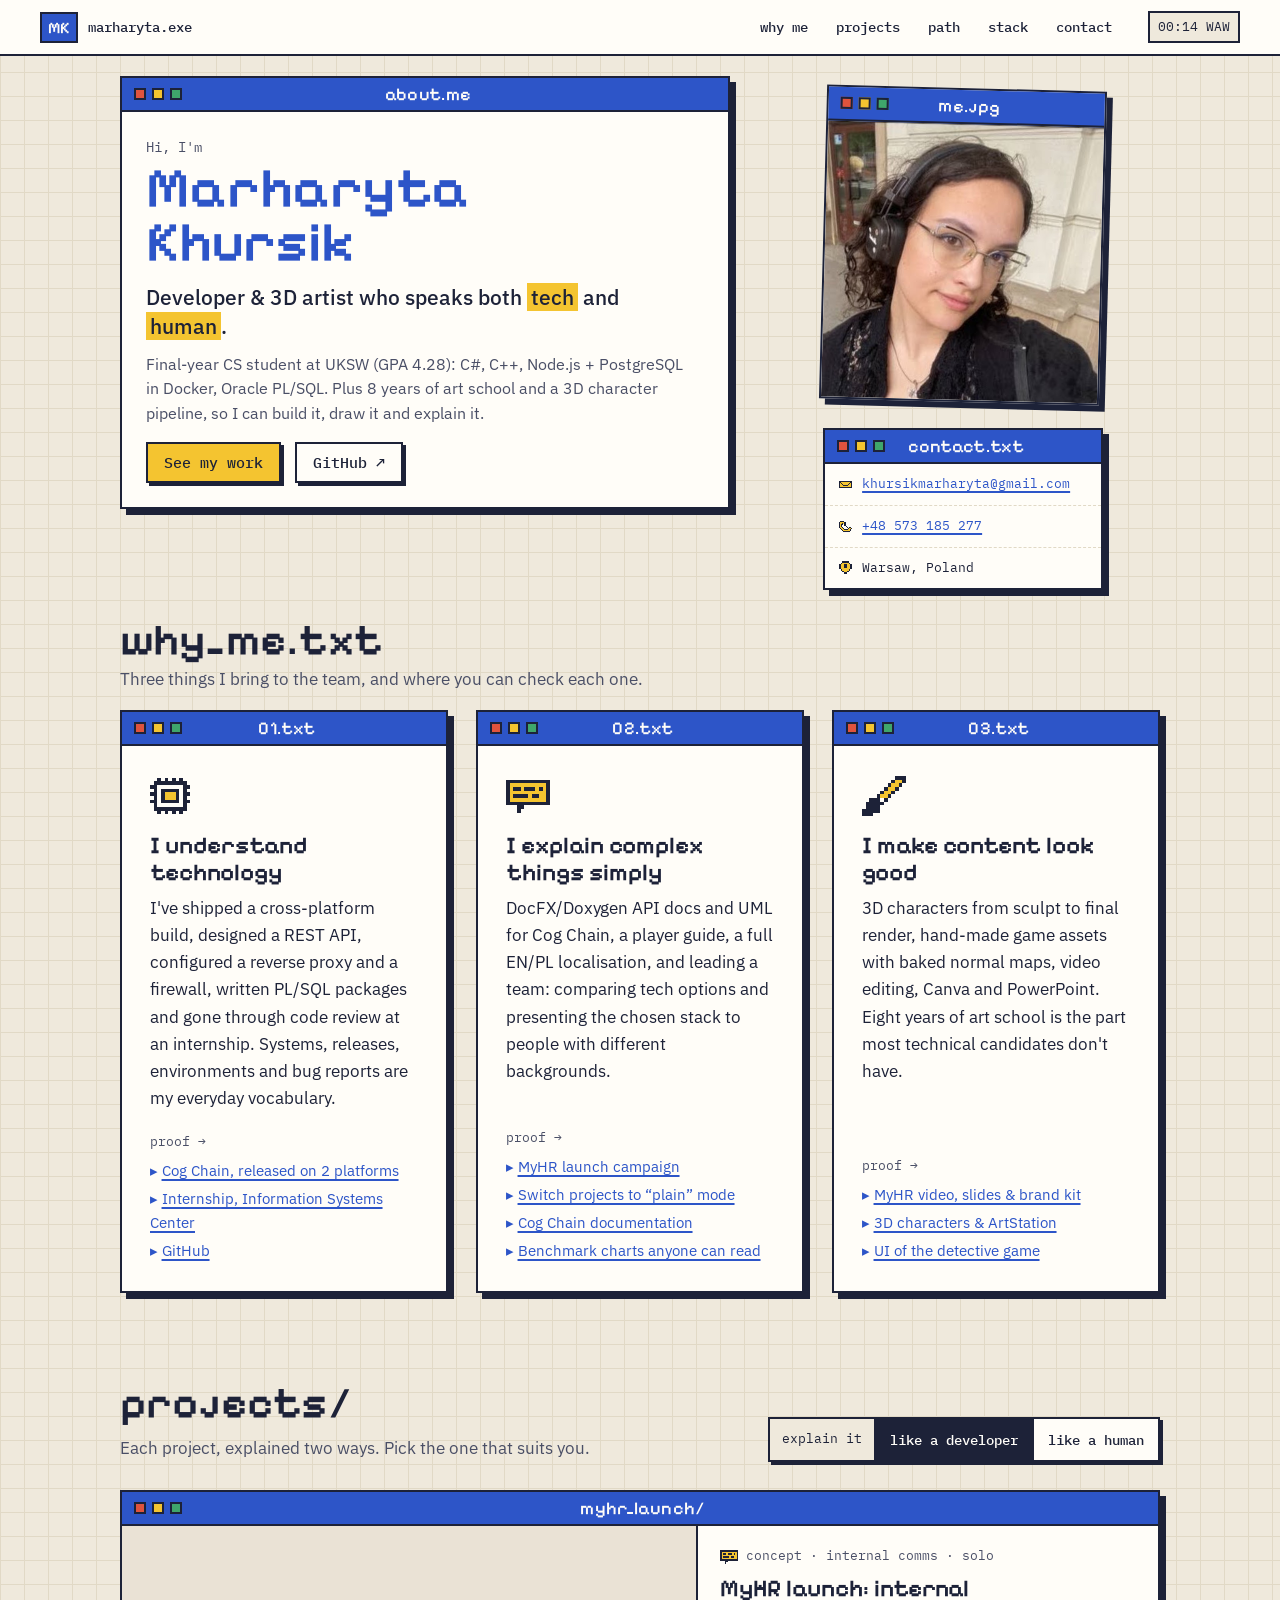
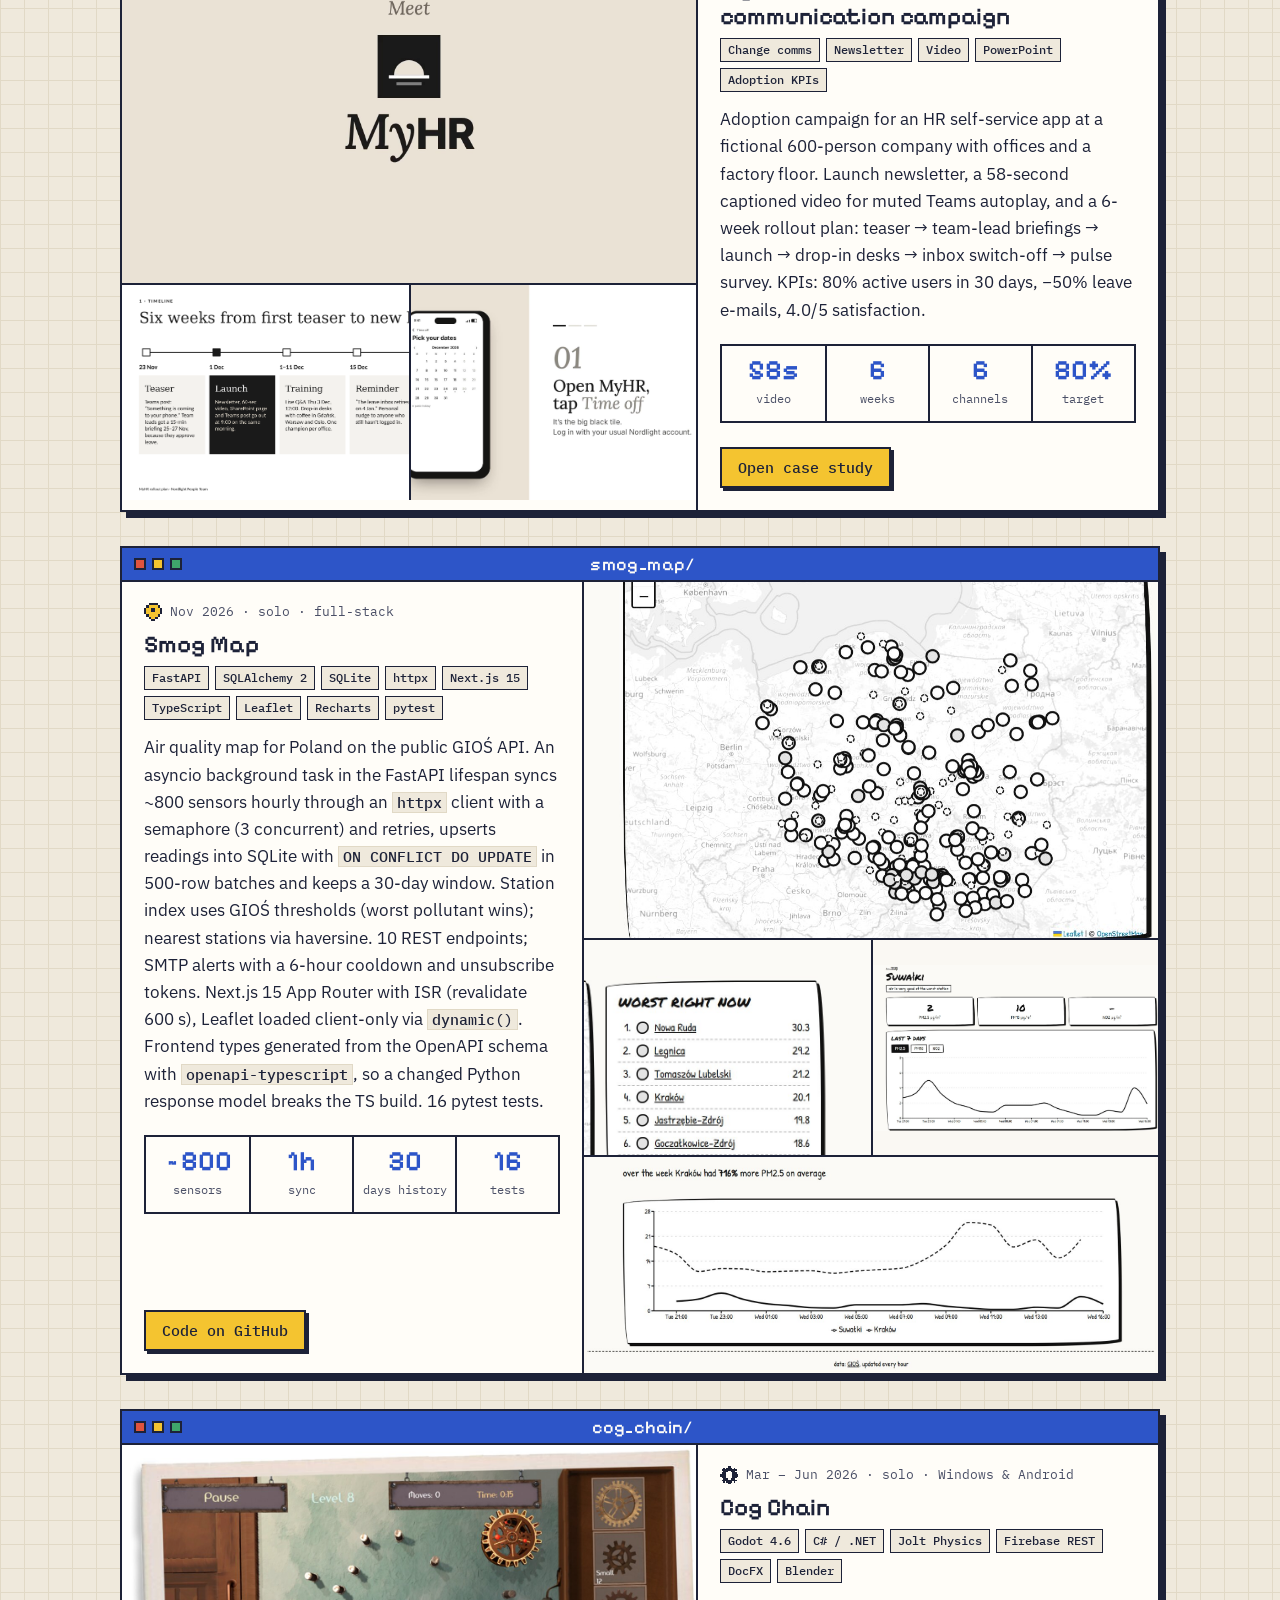
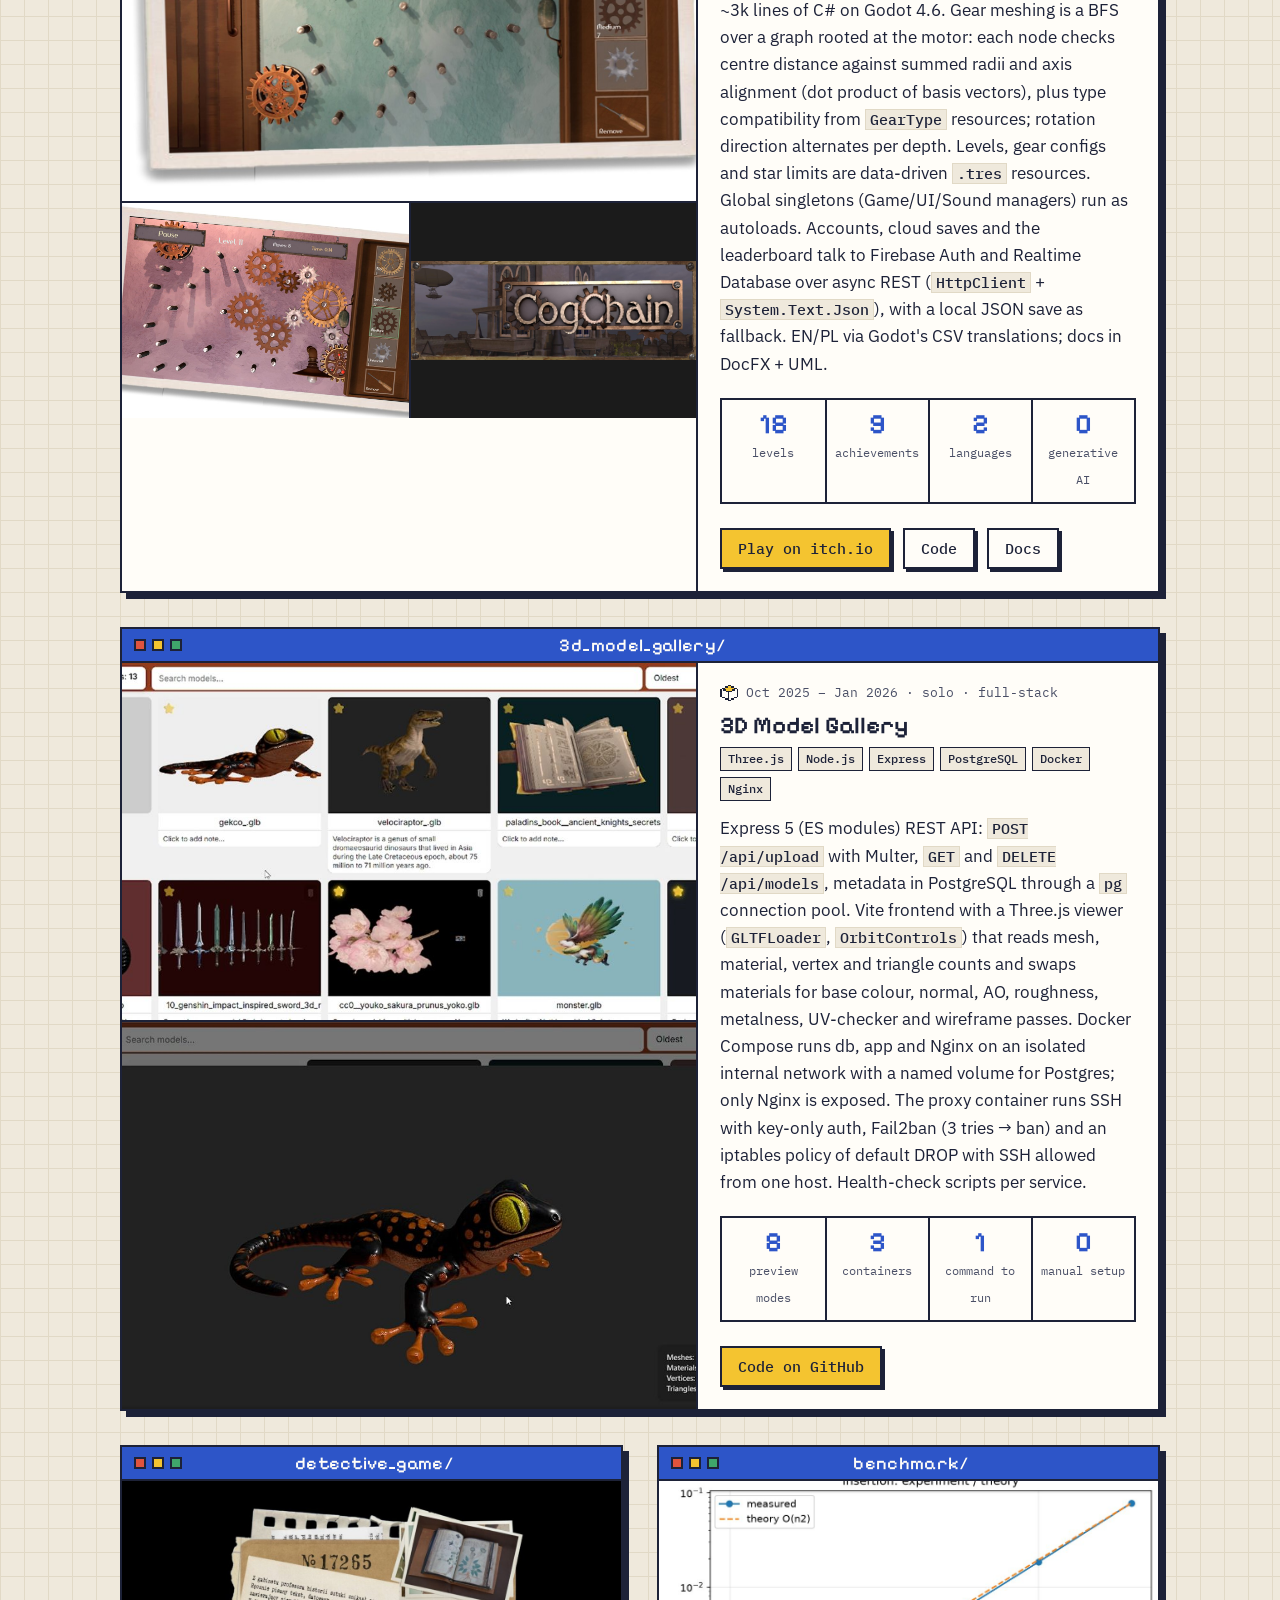
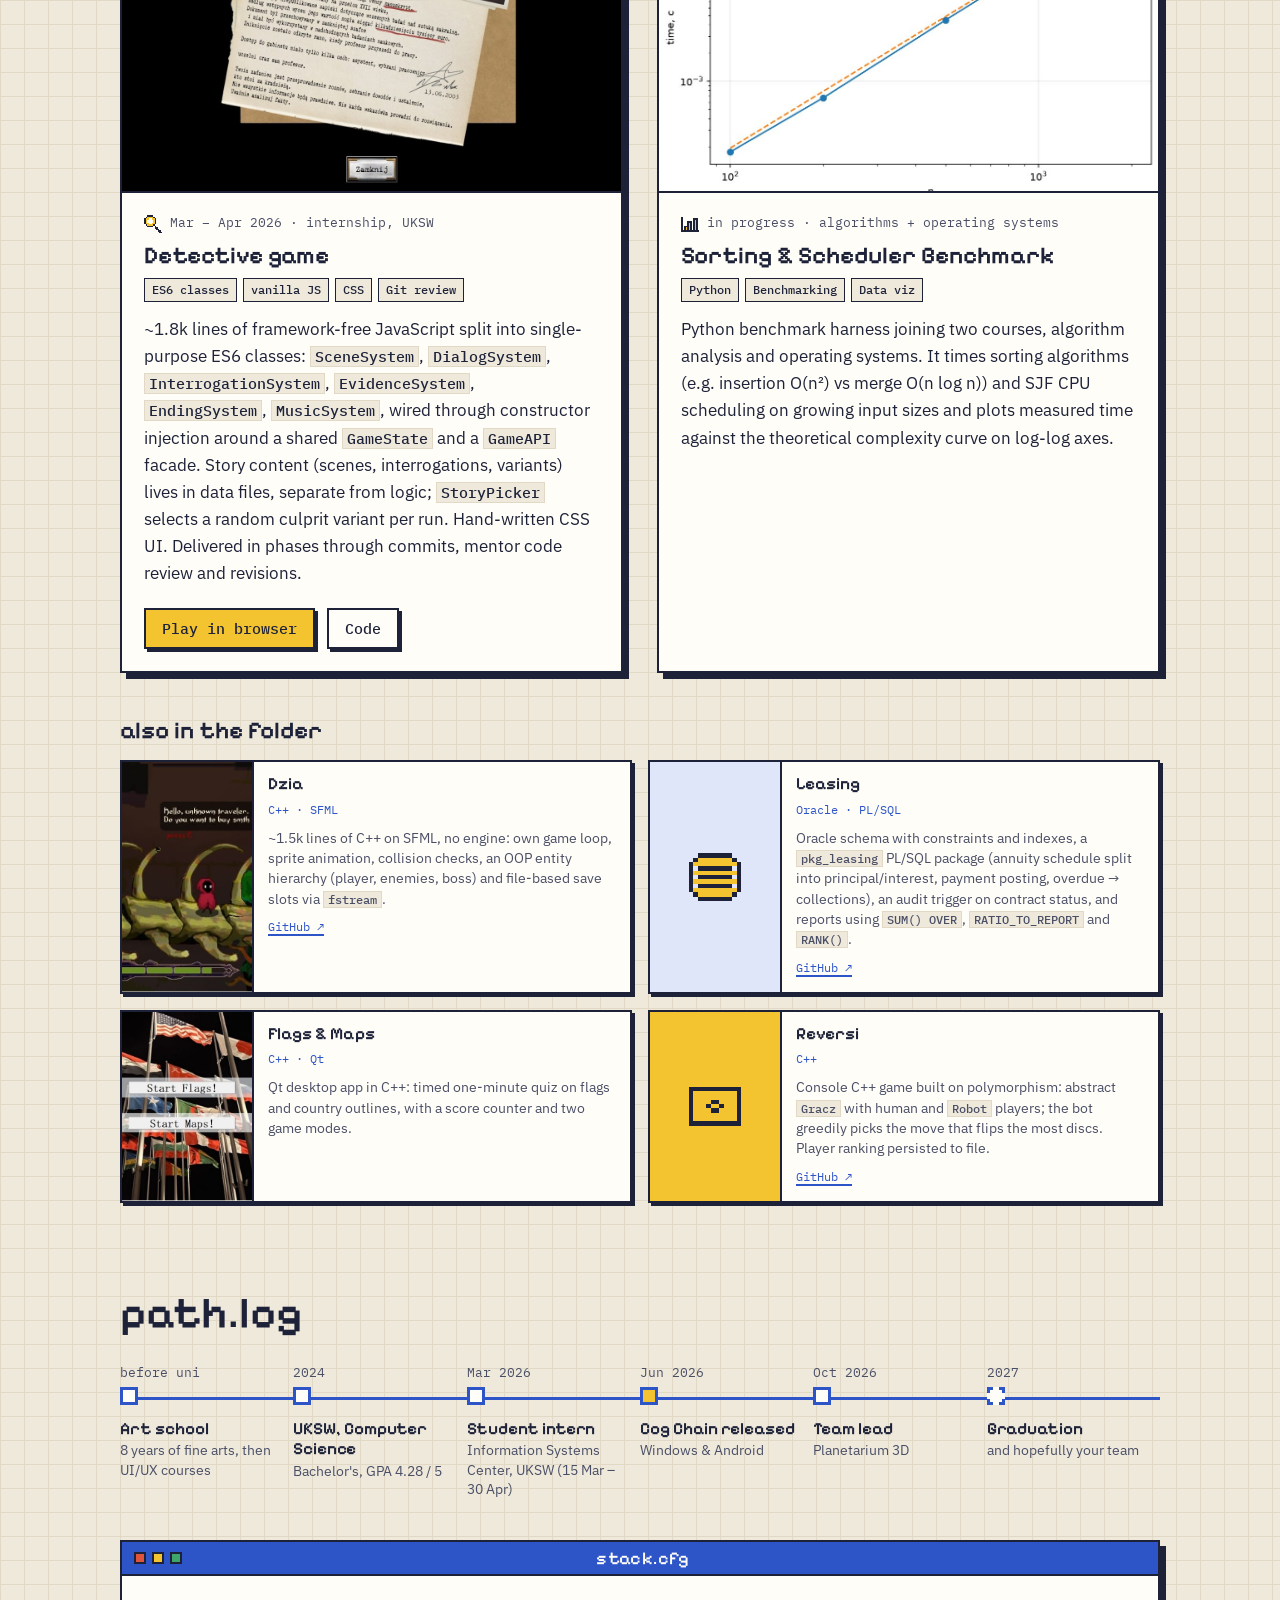
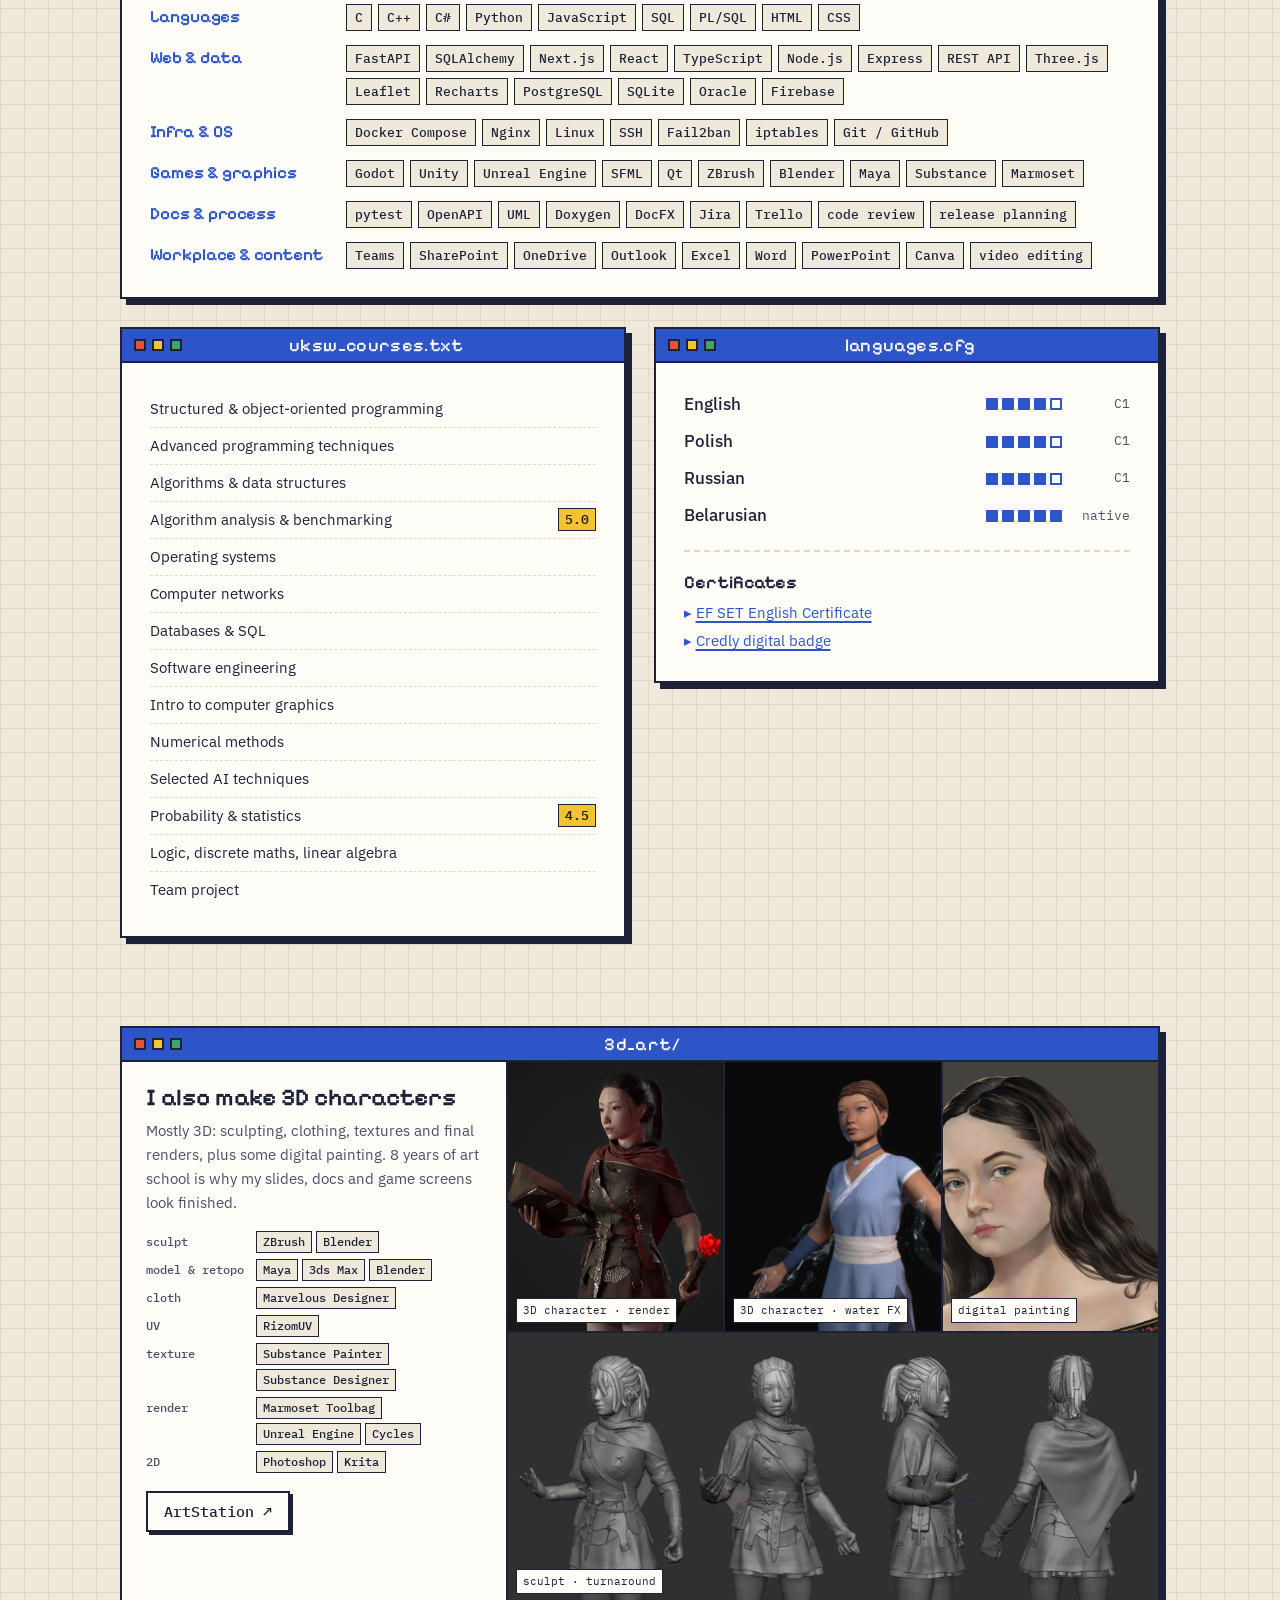
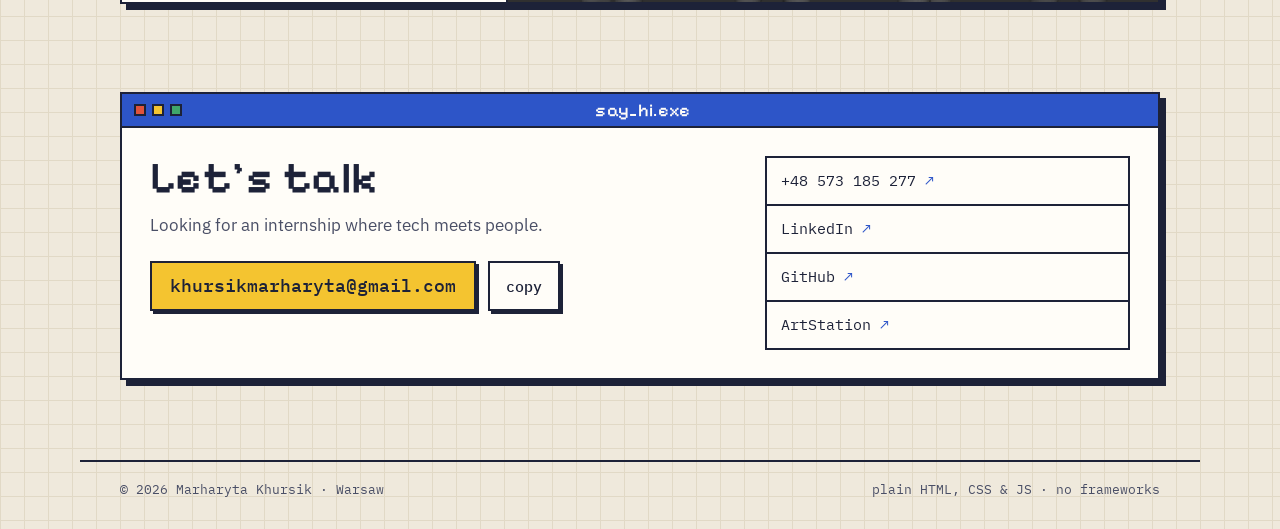
<file: index.html>
<!doctype html>
  <html lang="en">
  <head>

  <meta charset="UTF-8">
  <meta name="viewport" content="width=device-width, initial-scale=1">
  <title>Marharyta Khursik — portfolio</title>
  <meta name="description" content="Computer Science student in Warsaw who understands technology, explains it in plain language and makes good-looking content.">
<meta property="og:title" content="Marharyta Khursik — portfolio">
  <meta property="og:description" content="CS student · tech + plain-language communication + visual content. Warsaw.">
  <meta property="og:image" content="me.jpg">
  <link rel="icon" href="images/favicon.svg" type="image/svg+xml">
    <link rel="stylesheet" href="fonts/fonts.css">
  <link rel="stylesheet" href="style.css">
  <script src="main.js" defer></script>
</head>
<body>
  <a class="skip" href="#main">Skip to content</a>
  <header class="bar">
    <a class="bar__logo" href="#top" aria-label="Back to top">  
      <span class="logo-mark" aria-hidden="true">MK</span>
      <span class="bar__file">marharyta.exe</span>
    </a>
    <nav class="bar__nav" aria-label="Main">
        <a href="#why">why me</a>
      <a href="#projects">projects</a>
      <a href="#path">path</a>

      <a href="#stack">stack</a>
    <a href="#contact">contact</a>
    </nav>
      <span class="bar__clock mono" aria-label="Time in Warsaw"><span id="clock">--:--</span> WAW</span>
  </header>
  <main id="main">

    <section class="hero" id="top">
      <article class="win hero__about">
        <div class="win__bar">  
          <span class="win__dots" aria-hidden="true"><i></i><i></i><i></i></span>
          <span class="win__title">about.me</span>
        </div>
        <div class="win__body">
          <p class="kicker mono">Hi, I'm</p>
          <h1 class="hero__name">Marharyta<br>Khursik</h1>
          <p class="hero__role">Developer &amp; 3D artist who speaks both <mark>tech</mark> and <mark>human</mark>.</p>
        <p class="hero__lead">
            Final-year CS student at UKSW (GPA 4.28): C#, C++, Node.js + PostgreSQL in Docker, Oracle PL/SQL.
            Plus 8 years of art school and a 3D character pipeline, so I can build it, draw it and explain it.
          </p>

          <div class="hero__cta">
            <a class="btn btn--primary" href="#projects">See my work</a>
            <a class="btn" href="https://github.com/MarharytaKh" target="_blank" rel="noopener">GitHub ↗</a>
          </div>
        </div>
      </article>
    <aside class="hero__side">
        <article class="win win--photo">
          <div class="win__bar">
            <span class="win__dots" aria-hidden="true"><i></i><i></i><i></i></span>
            <span class="win__title">me.jpg</span>
          </div>
          <figure class="slot slot--portrait">
            <img src="me.jpg" alt="Portrait of Marharyta Khursik" width="360" height="360">
            <figcaption class="slot__hint mono">me.jpg</figcaption>
          </figure>
        </article>
        <article class="win contact-card">
          <div class="win__bar">
            <span class="win__dots" aria-hidden="true"><i></i><i></i><i></i></span>
            <span class="win__title">contact.txt</span>
          </div>
          <ul class="contact-card__list mono">
            <li><span data-px="mail"></span><a href="mailto:khursikmarharyta@gmail.com">khursikmarharyta@gmail.com</a></li>
            <li><span data-px="phone"></span><a href="tel:+48573185277">+48 573 185 277</a></li>
            <li><span data-px="pin"></span>Warsaw, Poland</li>
          </ul>
        </article>
      </aside>
    </section>
    <section class="section" id="why" aria-labelledby="why-title">
      <header class="section__head">
        <h2 class="h2" id="why-title">why_me.txt</h2>
        <p class="section__sub">Three things I bring to the team, and where you can check each one.</p>
      </header>

      <ol class="reasons">  
        <li class="win reason">
          <div class="win__bar"><span class="win__dots" aria-hidden="true"><i></i><i></i><i></i></span><span class="win__title">01.txt</span></div>
          <div class="win__body">
            <span class="reason__icon" data-px="chip" aria-hidden="true"></span>
            <h3 class="h3">I understand technology</h3>
            <p>I've shipped a cross-platform build, designed a REST API, configured a reverse proxy and a firewall, written PL/SQL packages and gone through code review at an internship. Systems, releases, environments and bug reports are my everyday vocabulary.</p>
            <p class="proof mono">proof →</p>
            <ul class="proof__list">
              <li><a href="#p-cog">Cog Chain, released on 2 platforms</a></li>
              <li><a href="#path">Internship, Information Systems Center</a></li>
              <li><a href="https://github.com/MarharytaKh" target="_blank" rel="noopener">GitHub</a></li>
            </ul>
            </div>
        </li>
        <li class="win reason">
          <div class="win__bar"><span class="win__dots" aria-hidden="true"><i></i><i></i><i></i></span><span class="win__title">02.txt</span></div>
          <div class="win__body">
            <span class="reason__icon" data-px="bubble" aria-hidden="true"></span>
            <h3 class="h3">I explain complex things simply</h3>
            <p>DocFX/Doxygen API docs and UML for Cog Chain, a player guide, a full EN/PL localisation, and leading a team: comparing tech options and presenting the chosen stack to people with different backgrounds.</p>
          <p class="proof mono">proof →</p>
          <ul class="proof__list">
              <li><a href="myhr.html">MyHR launch campaign</a></li>
              <li><a href="#projects" data-set-mode="plain">Switch projects to “plain” mode</a></li>
              <li><a href="https://github.com/MarharytaKh/CogDoc" target="_blank" rel="noopener">Cog Chain documentation</a></li>
              <li><a href="#p-bench">Benchmark charts anyone can read</a></li>  
            </ul>
          </div>
        </li>

          <li class="win reason">
          <div class="win__bar"><span class="win__dots" aria-hidden="true"><i></i><i></i><i></i></span><span class="win__title">03.txt</span></div>
          <div class="win__body">
            <span class="reason__icon" data-px="brush" aria-hidden="true"></span>
            <h3 class="h3">I make content look good</h3>
            <p>3D characters from sculpt to final render, hand-made game assets with baked normal maps, video editing, Canva and PowerPoint. Eight years of art school is the part most technical candidates don't have.</p>
            <p class="proof mono">proof →</p>
            <ul class="proof__list">
              <li><a href="myhr.html#video">MyHR video, slides &amp; brand kit</a></li>
              <li><a href="#art">3D characters &amp; ArtStation</a></li>
              <li><a href="#p-detective">UI of the detective game</a></li>  
          </ul>
          </div>
	       </li>
      </ol>
    </section>
    <section class="section" id="projects" aria-labelledby="projects-title">
      <header class="section__head section__head--row">
	       <div>
          <h2 class="h2" id="projects-title">projects/</h2>
          <p class="section__sub">Each project, explained two ways. Pick the one that suits you.</p>
        </div>
        <div class="switch" role="radiogroup" aria-label="Explanation style">
          <span class="switch__label mono">explain it</span>
          <button class="switch__btn" role="radio" aria-checked="true" data-mode="tech">like a developer</button>
          <button class="switch__btn" role="radio" aria-checked="false" data-mode="plain">like a human</button>

        </div>
      </header>

        <div class="projects" data-mode="tech">

        <article class="win project project--featured project--myhr" id="p-myhr">
          <div class="win__bar"><span class="win__dots" aria-hidden="true"><i></i><i></i><i></i></span><span class="win__title">myhr_launch/</span></div>
          <div class="project__inner">
            <div class="project__media">
              <figure class="slot slot--wide">
                <img src="poster.jpg" alt="Frame from the MyHR launch video: Meet MyHR, with the app home screen">
                <figcaption class="slot__hint mono">poster.jpg</figcaption>
              </figure>
              <div class="project__thumbs">
                <figure class="slot"><img src="slide-1.png" style="object-position:0 0" alt="Rollout timeline slide"><figcaption class="slot__hint mono">slide-1.png</figcaption></figure>
                <figure class="slot"><img src="frame-step.jpg" alt="Video frame: step 02, pick your dates"><figcaption class="slot__hint mono">frame-step.jpg</figcaption></figure>
              </div>
            </div>
            <div class="project__text">
              <p class="meta mono"><span data-px="bubble"></span>concept · internal comms · solo</p>
              <h3 class="h3">MyHR launch: internal communication campaign</h3>
              <p class="tag-row"><span class="tag">Change comms</span><span class="tag">Newsletter</span><span class="tag">Video</span><span class="tag">PowerPoint</span><span class="tag">Adoption KPIs</span></p>
              <p class="desc desc--tech">Adoption campaign for an HR self-service app at a fictional 600-person company with offices and a factory floor. Launch newsletter, a 58-second captioned video for muted Teams autoplay, and a 6-week rollout plan: teaser → team-lead briefings → launch → drop-in desks → inbox switch-off → pulse survey. KPIs: 80% active users in 30 days, −50% leave e-mails, 4.0/5 satisfaction.</p>
              <p class="desc desc--plain">A made-up company gets a new HR app, and people need to actually start using it. I wrote the announcement e-mail, made a one-minute video showing how to book a holiday in three taps, and planned who hears what and when, including people in the factory who never sit at a computer.</p>
              <ul class="stats">
                <li><b>58s</b><span>video</span></li>
                <li><b>6</b><span>weeks</span></li>
                <li><b>6</b><span>channels</span></li>
                <li><b>80%</b><span>target</span></li>
              </ul>
              <p class="links">
                <a class="btn btn--primary" href="myhr.html">Open case study</a>
              </p>
            </div>
          </div>
        </article>

        <article class="win project project--featured project--flip" id="p-smog">
          <div class="win__bar"><span class="win__dots" aria-hidden="true"><i></i><i></i><i></i></span><span class="win__title">smog_map/</span></div>
          <div class="project__inner">
            <div class="project__media">
              <figure class="slot slot--wide">
                <img src="smog-map.jpg" alt="Smog map: Leaflet map of Poland with air quality stations marked by index">
                <figcaption class="slot__hint mono">smog-map.jpg</figcaption>
              </figure>
              <div class="project__thumbs">
                <figure class="slot"><img src="smog-rank.jpg" style="object-position:50% 0" alt="Worst right now: ranking of Polish cities by PM2.5"><figcaption class="slot__hint mono">smog-rank.jpg</figcaption></figure>
                <figure class="slot"><img class="fit-paper" src="smog-city.jpg" alt="City page: PM2.5, PM10 and NO2 with a 7-day history chart"><figcaption class="slot__hint mono">smog-city.jpg</figcaption></figure>
              </div>
              <figure class="slot slot--strip"><img class="fit-paper" src="smog-compare.jpg" alt="Compare page: Suwałki vs Kraków PM2.5 over a week"><figcaption class="slot__hint mono">smog-compare.jpg</figcaption></figure>
            </div>
            <div class="project__text">
              <p class="meta mono"><span data-px="pin"></span>Nov 2026 · solo · full-stack</p>
              <h3 class="h3">Smog Map</h3>
              <p class="tag-row"><span class="tag">FastAPI</span><span class="tag">SQLAlchemy 2</span><span class="tag">SQLite</span><span class="tag">httpx</span><span class="tag">Next.js 15</span><span class="tag">TypeScript</span><span class="tag">Leaflet</span><span class="tag">Recharts</span><span class="tag">pytest</span></p>
              <p class="desc desc--tech">Air quality map for Poland on the public GIOŚ API. An asyncio background task in the FastAPI lifespan syncs ~800 sensors hourly through an <code>httpx</code> client with a semaphore (3 concurrent) and retries, upserts readings into SQLite with <code>ON CONFLICT DO UPDATE</code> in 500-row batches and keeps a 30-day window. Station index uses GIOŚ thresholds (worst pollutant wins); nearest stations via haversine. 10 REST endpoints; SMTP alerts with a 6-hour cooldown and unsubscribe tokens. Next.js 15 App Router with ISR (revalidate 600 s), Leaflet loaded client-only via <code>dynamic()</code>. Frontend types generated from the OpenAPI schema with <code>openapi-typescript</code>, so a changed Python response model breaks the TS build. 16 pytest tests.</p>
              <p class="desc desc--plain">A map of Poland that shows how clean the air is right now. Every hour it collects fresh numbers from the official government stations, shows which cities are the worst and the cleanest, draws a chart for the last week and lets you compare two cities. You can also leave your e-mail and get a message when the air near you gets bad.</p>
              <ul class="stats">
                <li><b>~800</b><span>sensors</span></li>
                <li><b>1h</b><span>sync</span></li>
                <li><b>30</b><span>days history</span></li>
                <li><b>16</b><span>tests</span></li>
              </ul>
              <p class="links">
                <a class="btn btn--primary" href="https://github.com/MarharytaKh/smog-map" target="_blank" rel="noopener">Code on GitHub</a>
              </p>
            </div>
          </div>
        </article>

        <article class="win project project--featured" id="p-cog">
          <div class="win__bar"><span class="win__dots" aria-hidden="true"><i></i><i></i><i></i></span><span class="win__title">cog_chain/</span></div>
          <div class="project__inner">
            <div class="project__media">
              <figure class="slot slot--wide">

                <img src="images/projects/cogchain-1.jpg" alt="Cog Chain gameplay: gears connected to a motor">
                <figcaption class="slot__hint mono">images/projects/cogchain.jpg</figcaption>
              </figure>
              <div class="project__thumbs">
                <figure class="slot">
                  <img src="images/projects/cogchain-2.jpg" alt="Cog Chain level">  
                  <figcaption class="slot__hint mono">images/projects/cogchain-1.jpg</figcaption>
                </figure>
                <figure class="slot">

                  <img class="fit-contain" src="images/projects/cogchain.jpg" alt="Cog Chain mechanism">
                  <figcaption class="slot__hint mono">images/projects/cogchain-2.jpg</figcaption>
                </figure>
              </div>
            </div>
            <div class="project__text">
              <p class="meta mono"><span data-px="gear"></span>Mar – Jun 2026 · solo · Windows &amp; Android</p>
                <h3 class="h3">Cog Chain</h3>
              <p class="tag-row"><span class="tag">Godot 4.6</span><span class="tag">C# / .NET</span><span class="tag">Jolt Physics</span><span class="tag">Firebase REST</span><span class="tag">DocFX</span><span class="tag">Blender</span></p>
                <p class="desc desc--tech">~3k lines of C# on Godot 4.6. Gear meshing is a BFS over a graph rooted at the motor: each node checks centre distance against summed radii and axis alignment (dot product of basis vectors), plus type compatibility from <code>GearType</code> resources; rotation direction alternates per depth. Levels, gear configs and star limits are data-driven <code>.tres</code> resources. Global singletons (Game/UI/Sound managers) run as autoloads. Accounts, cloud saves and the leaderboard talk to Firebase Auth and Realtime Database over async REST (<code>HttpClient</code> + <code>System.Text.Json</code>), with a local JSON save as fallback. EN/PL via Godot's CSV translations; docs in DocFX + UML.</p>
              <p class="desc desc--plain">A puzzle game about gears. You connect them to a motor so that a door opens or a lamp turns on. I did everything myself: the idea, the drawings, the 3D models, the video, the testing and the release. I also wrote a guide so new players know where to start.</p>

              <ul class="stats">
                <li><b>18</b><span>levels</span></li>
                <li><b>9</b><span>achievements</span></li>  
                <li><b>2</b><span>languages</span></li>
                <li><b>0</b><span>generative AI</span></li>
              </ul>

              <p class="links">
                <a class="btn btn--primary" href="https://marharyta0006.itch.io/cogchain" target="_blank" rel="noopener">Play on itch.io</a>
                <a class="btn" href="https://github.com/MarharytaKh/cog-chain" target="_blank" rel="noopener">Code</a>
              <a class="btn" href="https://github.com/MarharytaKh/CogDoc" target="_blank" rel="noopener">Docs</a>  
              </p>
            </div>
        </div>
	       </article>

        <article class="win project project--featured" id="p-gallery">
          <div class="win__bar"><span class="win__dots" aria-hidden="true"><i></i><i></i><i></i></span><span class="win__title">3d_model_gallery/</span></div>
          <div class="project__inner">

	           <div class="project__media">
              <figure class="slot slot--wide">
                <img src="images/projects/gallery.jpg" data-fallback="https://github.com/MarharytaKh/3D-Model-Gallery-Web-Application-/raw/main/gal.png" alt="3D Model Gallery: model viewer with technical info panel">
                <figcaption class="slot__hint mono">images/projects/gallery.jpg</figcaption>
              </figure>
              <figure class="slot slot--wide">

                <img src="images/projects/gallery-1.jpg" data-fallback="https://github.com/MarharytaKh/3D-Model-Gallery-Web-Application-/raw/main/gal2.png" alt="3D Model Gallery: gallery of uploaded models">
                <figcaption class="slot__hint mono">images/projects/gallery-1.jpg</figcaption>

              </figure>
            </div>
            <div class="project__text">
              <p class="meta mono"><span data-px="cube"></span>Oct 2025 – Jan 2026 · solo · full-stack</p>
              <h3 class="h3">3D Model Gallery</h3>
              <p class="tag-row"><span class="tag">Three.js</span><span class="tag">Node.js</span><span class="tag">Express</span><span class="tag">PostgreSQL</span><span class="tag">Docker</span><span class="tag">Nginx</span></p>

              <p class="desc desc--tech">Express 5 (ES modules) REST API: <code>POST /api/upload</code> with Multer, <code>GET</code> and <code>DELETE /api/models</code>, metadata in PostgreSQL through a <code>pg</code> connection pool. Vite frontend with a Three.js viewer (<code>GLTFLoader</code>, <code>OrbitControls</code>) that reads mesh, material, vertex and triangle counts and swaps materials for base colour, normal, AO, roughness, metalness, UV-checker and wireframe passes. Docker Compose runs db, app and Nginx on an isolated internal network with a named volume for Postgres; only Nginx is exposed. The proxy container runs SSH with key-only auth, Fail2ban (3 tries → ban) and an iptables policy of default DROP with SSH allowed from one host. Health-check scripts per service.</p>
              <p class="desc desc--plain">A website where you upload a 3D model and look at it from every side, right in the browser. You can switch views to check each texture separately, like a 3D artist does before handing a model over. Anyone can start it with one command, and the server is protected from break-in attempts.</p>
              <ul class="stats">
                <li><b>8</b><span>preview modes</span></li>
                <li><b>3</b><span>containers</span></li>
                <li><b>1</b><span>command to run</span></li>
                <li><b>0</b><span>manual setup</span></li>
              </ul>
              <p class="links">
                <a class="btn btn--primary" href="https://github.com/MarharytaKh/3D-Model-Gallery-Web-Application-" target="_blank" rel="noopener">Code on GitHub</a>
            </p>  
            </div>
        </div>
        </article>
	       <article class="win project" id="p-detective">
          <div class="win__bar"><span class="win__dots" aria-hidden="true"><i></i><i></i><i></i></span><span class="win__title">detective_game/</span></div>
          <figure class="slot slot--wide">
            <img src="images/projects/detective.jpg" alt="Detective game: interrogation screen with evidence notebook">  
            <figcaption class="slot__hint mono">images/projects/detective.jpg</figcaption>
          </figure>
          <div class="project__text">
              <p class="meta mono"><span data-px="glass"></span>Mar – Apr 2026 · internship, UKSW</p>
            <h3 class="h3">Detective game</h3>
          <p class="tag-row"><span class="tag">ES6 classes</span><span class="tag">vanilla JS</span><span class="tag">CSS</span><span class="tag">Git review</span></p>
            <p class="desc desc--tech">~1.8k lines of framework-free JavaScript split into single-purpose ES6 classes: <code>SceneSystem</code>, <code>DialogSystem</code>, <code>InterrogationSystem</code>, <code>EvidenceSystem</code>, <code>EndingSystem</code>, <code>MusicSystem</code>, wired through constructor injection around a shared <code>GameState</code> and a <code>GameAPI</code> facade. Story content (scenes, interrogations, variants) lives in data files, separate from logic; <code>StoryPicker</code> selects a random culprit variant per run. Hand-written CSS UI. Delivered in phases through commits, mentor code review and revisions.</p>
            <p class="desc desc--plain">A small detective story you play in the browser. Every time you start, a different person is guilty, so you have to question suspects and collect clues. I designed how every screen looks and wrote the code.</p>
            <p class="links">
            <a class="btn btn--primary" href="https://marharytakh.github.io/detective-game/" target="_blank" rel="noopener">Play in browser</a>
              <a class="btn" href="https://github.com/MarharytaKh/detective-game" target="_blank" rel="noopener">Code</a>
            </p>

          </div>
        </article>

        <article class="win project" id="p-bench">
          <div class="win__bar"><span class="win__dots" aria-hidden="true"><i></i><i></i><i></i></span><span class="win__title">benchmark/</span></div>
          <figure class="slot slot--wide">
            <img src="images/projects/benchmark-1.jpg" alt="Sorting and scheduler benchmark: charts of running time">
            <figcaption class="slot__hint mono">images/projects/benchmark.jpg</figcaption>
          </figure>
          <div class="project__text">
              <p class="meta mono"><span data-px="chart"></span>in progress · algorithms + operating systems</p>
            <h3 class="h3">Sorting &amp; Scheduler Benchmark</h3>
            <p class="tag-row"><span class="tag">Python</span><span class="tag">Benchmarking</span><span class="tag">Data viz</span></p>
            <p class="desc desc--tech">Python benchmark harness joining two courses, algorithm analysis and operating systems. It times sorting algorithms (e.g. insertion O(n²) vs merge O(n log n)) and SJF CPU scheduling on growing input sizes and plots measured time against the theoretical complexity curve on log-log axes.</p>

            <p class="desc desc--plain">A program that checks which way of sorting data is fastest, and how a computer should decide which task to do first. It runs real tests and turns the numbers into charts that anyone can read without a maths background.</p>
          </div>

        </article>
      </div>

      <h3 class="h3 more__title">also in the folder</h3>

      <ul class="more">
        <li class="more__item">
        <figure class="slot"><img src="images/projects/dzia-1.jpg" alt="Dzia pixel game"><figcaption class="slot__hint mono">dzia.jpg</figcaption></figure>
          <div><b>Dzia</b><span class="mono">C++ · SFML</span><p>~1.5k lines of C++ on SFML, no engine: own game loop, sprite animation, collision checks, an OOP entity hierarchy (player, enemies, boss) and file-based save slots via <code>fstream</code>.</p><a class="more__link mono" href="https://github.com/MarharytaKh/Dzia-Game" target="_blank" rel="noopener">GitHub ↗</a></div>

          </li>
        <li class="more__item">
          <div class="icon-tile" aria-hidden="true"><span data-px="db"></span></div>
          <div><b>Leasing</b><span class="mono">Oracle · PL/SQL</span><p>Oracle schema with constraints and indexes, a <code>pkg_leasing</code> PL/SQL package (annuity schedule split into principal/interest, payment posting, overdue → collections), an audit trigger on contract status, and reports using <code>SUM() OVER</code>, <code>RATIO_TO_REPORT</code> and <code>RANK()</code>.</p><a class="more__link mono" href="https://github.com/MarharytaKh/leasing-oracle" target="_blank" rel="noopener">GitHub ↗</a></div>
        </li>  
        <li class="more__item">
        <figure class="slot"><img src="images/projects/flags.jpg" alt="Flags and Maps quiz"><figcaption class="slot__hint mono">flags.jpg</figcaption></figure>
          <div><b>Flags &amp; Maps</b><span class="mono">C++ · Qt</span><p>Qt desktop app in C++: timed one-minute quiz on flags and country outlines, with a score counter and two game modes.</p></div>
        </li>
        <li class="more__item">
          <div class="icon-tile icon-tile--y" aria-hidden="true"><span data-px="board"></span></div>
          <div><b>Reversi</b><span class="mono">C++</span><p>Console C++ game built on polymorphism: abstract <code>Gracz</code> with human and <code>Robot</code> players; the bot greedily picks the move that flips the most discs. Player ranking persisted to file.</p><a class="more__link mono" href="https://github.com/MarharytaKh/Reversi" target="_blank" rel="noopener">GitHub ↗</a></div>
        </li>
      </ul>
      </section>  
    <section class="section" id="path" aria-labelledby="path-title">
      <header class="section__head">
        <h2 class="h2" id="path-title">path.log</h2>
      </header>

      <ol class="timeline">
	       <li class="tl">
          <span class="tl__when mono">before uni</span>
          <span class="tl__dot" aria-hidden="true"></span>
          <p class="tl__what"><b>Art school</b>8 years of fine arts, then UI/UX courses</p>
        </li>
        <li class="tl">
          <span class="tl__when mono">2024</span>
          <span class="tl__dot" aria-hidden="true"></span>
          <p class="tl__what"><b>UKSW, Computer Science</b>Bachelor's, GPA 4.28 / 5</p>
	       </li>
        <li class="tl">
          <span class="tl__when mono">Mar 2026</span>
          <span class="tl__dot" aria-hidden="true"></span>
          <p class="tl__what"><b>Student intern</b>Information Systems Center, UKSW (15 Mar – 30 Apr)</p>
        </li>
        <li class="tl">
          <span class="tl__when mono">Jun 2026</span>  
          <span class="tl__dot" aria-hidden="true"></span>
          <p class="tl__what"><b>Cog Chain released</b>Windows &amp; Android</p>
          </li>
        <li class="tl">
          <span class="tl__when mono">Oct 2026</span>
          <span class="tl__dot" aria-hidden="true"></span>
          <p class="tl__what"><b>Team lead</b>Planetarium 3D</p>
        </li>
        <li class="tl tl--next">
          <span class="tl__when mono">2027</span>  
          <span class="tl__dot" aria-hidden="true"></span>
          <p class="tl__what"><b>Graduation</b>and hopefully your team</p>
      </li>
      </ol>
      <div class="stackgrid" id="stack">
        <article class="win stackgrid__main">
          <div class="win__bar"><span class="win__dots" aria-hidden="true"><i></i><i></i><i></i></span><span class="win__title">stack.cfg</span></div>
          <div class="win__body">
            <dl class="stack">
              <dt>Languages</dt>
              <dd><span>C</span><span>C++</span><span>C#</span><span>Python</span><span>JavaScript</span><span>SQL</span><span>PL/SQL</span><span>HTML</span><span>CSS</span></dd>
              <dt>Web &amp; data</dt>
              <dd><span>FastAPI</span><span>SQLAlchemy</span><span>Next.js</span><span>React</span><span>TypeScript</span><span>Node.js</span><span>Express</span><span>REST API</span><span>Three.js</span><span>Leaflet</span><span>Recharts</span><span>PostgreSQL</span><span>SQLite</span><span>Oracle</span><span>Firebase</span></dd>
              <dt>Infra &amp; OS</dt>
              <dd><span>Docker Compose</span><span>Nginx</span><span>Linux</span><span>SSH</span><span>Fail2ban</span><span>iptables</span><span>Git / GitHub</span></dd>
              <dt>Games &amp; graphics</dt>

              <dd><span>Godot</span><span>Unity</span><span>Unreal Engine</span><span>SFML</span><span>Qt</span><span>ZBrush</span><span>Blender</span><span>Maya</span><span>Substance</span><span>Marmoset</span></dd>

              <dt>Docs &amp; process</dt>
              <dd><span>pytest</span><span>OpenAPI</span><span>UML</span><span>Doxygen</span><span>DocFX</span><span>Jira</span><span>Trello</span><span>code review</span><span>release planning</span></dd>
              <dt>Workplace &amp; content</dt>
              <dd><span>Teams</span><span>SharePoint</span><span>OneDrive</span><span>Outlook</span><span>Excel</span><span>Word</span><span>PowerPoint</span><span>Canva</span><span>video editing</span></dd>
          </dl>
          </div>
        </article>
	       <article class="win">
          <div class="win__bar"><span class="win__dots" aria-hidden="true"><i></i><i></i><i></i></span><span class="win__title">uksw_courses.txt</span></div>

          <div class="win__body">
            <ul class="courses">
              <li>Structured &amp; object-oriented programming</li>
              <li>Advanced programming techniques</li>
              <li>Algorithms &amp; data structures</li>
              <li>Algorithm analysis &amp; benchmarking <b class="grade">5.0</b></li>
              <li>Operating systems</li>
              <li>Computer networks</li>
              <li>Databases &amp; SQL</li>
              <li>Software engineering</li>
              <li>Intro to computer graphics</li>
              <li>Numerical methods</li>
            <li>Selected AI techniques</li>
              <li>Probability &amp; statistics <b class="grade">4.5</b></li>
              <li>Logic, discrete maths, linear algebra</li>
              <li>Team project</li>
            </ul>
          </div>
        </article>
        <article class="win">
          <div class="win__bar"><span class="win__dots" aria-hidden="true"><i></i><i></i><i></i></span><span class="win__title">languages.cfg</span></div>
          <div class="win__body">
            <ul class="langs">
              <li><span>English</span><span class="lvl" data-lvl="4" aria-label="C1"></span><span class="mono">C1</span></li>
            <li><span>Polish</span><span class="lvl" data-lvl="4" aria-label="C1"></span><span class="mono">C1</span></li>  
              <li><span>Russian</span><span class="lvl" data-lvl="4" aria-label="C1"></span><span class="mono">C1</span></li>
              <li><span>Belarusian</span><span class="lvl" data-lvl="5" aria-label="Native"></span><span class="mono">native</span></li>
            </ul>  

            <hr class="rule">
            <p class="h4">Certificates</p>
            <ul class="certs">
              <li><a href="https://cert.efset.org/en/XnZ6Hs" target="_blank" rel="noopener">EF SET English Certificate</a></li>
              <li><a href="https://www.credly.com/badges/e0c726f0-cfec-4c1e-9018-1de50b3e54e1/linked_in_profile" target="_blank" rel="noopener">Credly digital badge</a></li>
            </ul>
          </div>  
        </article>
      </div>
    </section>


    <section class="section" id="art" aria-labelledby="art-title">
      <article class="win artbox">  
        <div class="win__bar"><span class="win__dots" aria-hidden="true"><i></i><i></i><i></i></span><span class="win__title">3d_art/</span></div>
        <div class="artbox__body">
          <div class="artbox__text">
            <h2 class="h3" id="art-title">I also make 3D characters</h2>
            <p>Mostly 3D: sculpting, clothing, textures and final renders, plus some digital painting. 8 years of art school is why my slides, docs and game screens look finished.</p>

            <dl class="pipeline">
              <dt>sculpt</dt><dd><span>ZBrush</span><span>Blender</span></dd>
	             <dt>model &amp; retopo</dt><dd><span>Maya</span><span>3ds Max</span><span>Blender</span></dd>

              <dt>cloth</dt><dd><span>Marvelous Designer</span></dd>
              <dt>UV</dt><dd><span>RizomUV</span></dd>
              <dt>texture</dt><dd><span>Substance Painter</span><span>Substance Designer</span></dd>
              <dt>render</dt><dd><span>Marmoset Toolbag</span><span>Unreal Engine</span><span>Cycles</span></dd>
              <dt>2D</dt><dd><span>Photoshop</span><span>Krita</span></dd>
          </dl>
            <a class="btn" href="https://www.artstation.com/mrng_drw" target="_blank" rel="noopener">ArtStation ↗</a>
          </div>
          <div class="artbox__grid">
            <figure class="slot art--tall"><img src="images/art/art-1.jpg" alt="3D character render: a mage with a book and a crystal staff"><figcaption class="slot__hint mono">art-1.jpg</figcaption><span class="art__cap mono">3D character · render</span></figure>
            <figure class="slot art--tall"><img src="images/art/art-3.jpg" alt="3D character render with water effects"><figcaption class="slot__hint mono">art-3.jpg</figcaption><span class="art__cap mono">3D character · water FX</span></figure>
            <figure class="slot art--tall"><img src="images/art/art-4.jpg" alt="Digital portrait painting"><figcaption class="slot__hint mono">art-4.jpg</figcaption><span class="art__cap mono">digital painting</span></figure>
            <figure class="slot art--wide"><img src="images/art/art-2.jpg" alt="Sculpt turnaround of the mage character from four angles"><figcaption class="slot__hint mono">art-2.jpg</figcaption><span class="art__cap mono">sculpt · turnaround</span></figure>
          </div>
        </div>  
      </article>
  </section>

    <section class="section" id="contact" aria-labelledby="contact-title">
      <article class="win contact">
        <div class="win__bar"><span class="win__dots" aria-hidden="true"><i></i><i></i><i></i></span><span class="win__title">say_hi.exe</span></div>
        <div class="win__body contact__body">
	         <div>
          <h2 class="h2" id="contact-title">Let's talk</h2>
            <p class="contact__lead">Looking for an internship where tech meets people.</p>
            <div class="contact__mail">
              <a class="btn btn--primary btn--big" href="mailto:khursikmarharyta@gmail.com">khursikmarharyta@gmail.com</a>
              <button class="btn" type="button" id="copy-mail" data-copy="khursikmarharyta@gmail.com">copy</button>  
            </div>
          </div>
          <ul class="contact__links mono">

            <li><a href="tel:+48573185277">+48 573 185 277</a></li>
            <li><a href="https://linkedin.com/in/marharyta-khursik" target="_blank" rel="noopener">LinkedIn</a></li>
            <li><a href="https://github.com/MarharytaKh" target="_blank" rel="noopener">GitHub</a></li>
            <li><a href="https://www.artstation.com/mrng_drw" target="_blank" rel="noopener">ArtStation</a></li>

        </ul>
        </div>
      </article>
    </section>
  </main>

    <footer class="foot mono">
    <span>© <span id="year">2026</span> Marharyta Khursik · Warsaw</span>
    <span>plain HTML, CSS &amp; JS · no frameworks</span>
    </footer>

</body>
</html>
</file>
<file: fonts/fonts.css>
@import url("https://fonts.googleapis.com/css2?family=IBM+Plex+Mono:wght@400;500&family=IBM+Plex+Sans:wght@400;500;600&family=Pixelify+Sans:wght@400;600&display=swap");
</file>
<file: style.css>
:root {
  --paper:   #efe9dc;
  --grid:    #e1d9c6;
  --white:   #fffdf8;
  --ink:     #1d2238;
  --ink-2:   #4a4f66;
  --blue:    #2d55c8;
  --blue-d:  #1d3a8f;
  --blue-l:  #dfe6fa;
  --yellow:  #f4c430;
  --red:     #e0533d;
  --green:   #3fa66b;

  --f-pixel: "Pixelify Sans", "Courier New", monospace;
  --f-sans:  "IBM Plex Sans", system-ui, sans-serif;
  --f-mono:  "IBM Plex Mono", ui-monospace, monospace;

  --b: 2px solid var(--ink);
  --shadow: 6px 6px 0 var(--ink);
  --shadow-s:3px 3px 0 var(--ink);
  --gap: clamp(16px, 3vw, 28px); 
  --max: 1120px;
}


*, *::before, *::after { box-sizing: border-box; }

html { scroll-behavior: smooth; scroll-padding-top: 80px; overflow-x: clip; }
@media (prefers-reduced-motion: reduce) { html { scroll-behavior: auto; } }

body {
  margin: 0;
  overflow-x: clip;
  color: var(--ink);
  font: 400 17px/1.6 var(--f-sans);
  background-color: var(--paper);
    background-image:
    linear-gradient(var(--grid) 1px, transparent 1px),
    linear-gradient(90deg, var(--grid) 1px, transparent 1px);
  background-size: 24px 24px;
  -webkit-font-smoothing: auto;
}
 
img{ display: block; max-width: 100%; }
a { color: var(--blue); text-underline-offset: 3px; text-decoration-thickness: 2px; }
a:hover { color:var(--blue-d); }
:focus-visible { outline: 3px solid var(--yellow); outline-offset: 2px; }
::selection { background: var(--yellow); color: var(--ink); }

.mono { font-family: var(--f-mono); }
.small { font-size: 14px; color: var(--ink-2); margin: 12px 0 0; }
mark { background: var(--yellow); color: inherit; padding: 0 4px; }


.skip { position: absolute; left: -9999px; }
.skip:focus { left: 16px; top: 16px; z-index: 99; background: var(--yellow); padding: 8px 12px; border: var(--b); }

[data-px] { display: inline-block; width: 1em; height: 1em; vertical-align: -0.15em; color: var(--ink); --px-accent: var(--yellow); }
[data-px] svg { width: 100%; height: 100%; display: block; shape-rendering: crispEdges; }

.bar {
  position: sticky; top: 0; z-index: 10;
  display: flex; align-items: center; gap: 24px;
  padding: 10px clamp(16px, 4vw, 40px);
  background: var(--white);
  border-bottom: var(--b);
}
.bar__logo { display: flex; align-items: center; gap: 10px; color: var(--ink); text-decoration: none; }
.logo-mark {
  font: 600 16px/1 var(--f-pixel);
  background: var(--blue); color: var(--white);
  padding: 6px 6px 5px; border: var(--b);
}
.bar__file { font: 500 14px var(--f-mono); }
.bar__nav { display: flex; gap: 4px; margin-left: auto; }
.bar__nav a {
  font: 500 14px var(--f-mono); color: var(--ink); text-decoration: none;
  padding: 6px 10px; border: 2px solid transparent;
}
.bar__nav a:hover { border-color: var(--ink); background: var(--blue-l); }
.bar__clock { font-size: 13px; padding: 4px 8px; border: var(--b); background: var(--paper); white-space: nowrap; }

@media (max-width: 760px) { 
  .bar { flex-wrap: wrap; gap: 8px 16px; }
  .bar__file, .bar__clock { display: none; }
  .bar__nav{ margin-left: 0; order: 3; width: 100%; overflow-x: auto; }
  .bar__nav a { padding: 4px 8px; white-space: nowrap; }
}

main { max-width: var(--max); margin: 0 auto; padding: 0 clamp(16px, 4vw, 40px); }

.win {
  position: relative;
  background: var(--white);
  border: var(--b);
  box-shadow: var(--shadow);
}
.win__bar {
  display: flex; align-items: center; gap: 12px;
  padding: 7px 12px;
  background: var(--blue); 
  border-bottom: var(--b);
  color: var(--white);
}
.win__dots { display: flex; gap: 6px; }
.win__dots i { width: 12px; height: 12px; border: 2px solid var(--ink); background: var(--red); }
.win__dots i:nth-child(2) { background: var(--yellow); } 
.win__dots i:nth-child(3) { background: var(--green); }
.win__title { font: 500 18px/1 var(--f-pixel); letter-spacing: .02em; margin: 0 auto; padding-right: 54px; }
.win__body { padding: clamp(18px, 3vw, 28px); }


.h2 { font: 600 clamp(30px, 4.4vw, 44px)/1 var(--f-pixel); margin: 0; letter-spacing: .01em; }
.h3 { font: 600 24px/1.15 var(--f-pixel); margin: 0 0 8px; }
.h4 { font: 600 18px/1.2 var(--f-pixel); margin: 0 0 8px; }
.kicker { margin: 0 0 4px; font-size: 14px; color: var(--ink-2); }

.btn {
  display: inline-flex; align-items: center; gap: 8px;
  font: 500 15px/1 var(--f-mono);
  color: var(--ink); text-decoration: none;
  background: var(--white);
  padding: 11px 16px;
  border: var(--b);
  box-shadow: var(--shadow-s);
  cursor: pointer;
}
.btn:hover { background: var(--blue-l); color: var(--ink); }
.btn:active { transform: translate(3px, 3px); box-shadow: none; } 
.btn--primary { background: var(--yellow);}
.btn--primary:hover { background: #FFD54F; }
.btn--big { font-size: clamp(14px, 2.2vw, 18px); padding: 14px 18px; word-break: break-all; }

.hero {
  display: grid;
  grid-template-columns: minmax(0, 1.55fr) minmax(0, 1fr);
  gap: calc(var(--gap) + 8px);
  padding: clamp(32px, 6vw, 64px) 0 clamp(24px, 4vw, 40px); 
  align-items: start;
}
.hero__name {
  font: 600 clamp(48px, 8vw, 88px)/.92 var(--f-pixel);
  margin: 0 0 18px;
  color: var(--blue);
}
.hero__role { font-size: clamp(19px, 2.2vw, 23px); font-weight: 500; margin: 0 0 14px; line-height: 1.4; }
.hero__lead { margin: 0 0 22px; max-width: 54ch; color: var(--ink-2); }
.hero__contacts { list-style: none; padding: 0; margin: 0 0 24px; font-size: 14px; display: grid; gap: 6px; }
.hero__contacts li { display: flex; align-items: center; gap: 10px; word-break: break-all; }
.hero__cta { display: flex; flex-wrap: wrap; gap: 14px; }

.hero__side { display: grid; gap: 22px; padding-top: 24px; }
.win--photo { transform: rotate(1.5deg); }
.crown {
  position:absolute; top: -34px; right: -14px; 
  width: 64px; height: 48px; transform: rotate(14deg);
  --px-accent: var(--yellow);
}


.notes { list-style: none; padding: 0; margin: 0; display: grid; grid-template-columns: repeat(3, 1fr); gap: 10px; }
.note {
  font: 400 13px/1.3 var(--f-mono);
  padding: 10px 10px 12px;
  border: var(--b);
  box-shadow: var(--shadow-s);
}
.note b { font: 600 17px/1.2 var(--f-pixel); } 
.note--yellow { background: var(--yellow); transform: rotate(-2deg); }
.note--blue   { background: var(--blue-l); transform: rotate(1deg); }
.note--red    { background: #f8d6cf; transform: rotate(-1deg); }

@media (max-width: 860px) {
  .hero { grid-template-columns: 1fr; }
  .hero__side { order: -1; max-width: 420px; padding-top: 18px; }
}

.slot { position: relative; margin: 0; background: var(--blue-l); overflow: hidden; aspect-ratio: 4 / 3; }
.slot img { width: 100%; height: 100%; object-fit: cover; }
.slot--portrait { aspect-ratio: 1 / 1; }
.slot--wide { aspect-ratio: 16 / 10; border-bottom: var(--b); }
.slot__hint { display: none; }
.slot.is-empty {
  background-color: var(--white);
  background-image: repeating-linear-gradient(45deg, var(--grid) 0 2px, transparent 2px 10px);
}
.slot.is-empty img { display: none; }
.slot.is-empty .slot__hint {
  display: block; position: absolute; inset: 50% auto auto 50%;
  transform:translate(-50%, -50%);
  font-size: 12px; background: var(--white); border: var(--b); padding: 4px 8px; white-space: nowrap;
}

.section { padding: clamp(48px, 8vw, 88px) 0 0; }
.section__head { margin-bottom: 28px; }
.section__head--row { display: flex; flex-wrap: wrap; align-items: end; justify-content: space-between; gap: 18px; }
.section__sub { margin: 10px 0 0; color: var(--ink-2); max-width: 58ch; }

.reasons { list-style: none; padding: 0; margin: 0; display: grid; grid-template-columns: repeat(3, 1fr); gap: var(--gap);}
.reason { display: flex; flex-direction: column; }
.reason .win__body { display: flex; flex-direction: column; flex: 1; }
.reason__icon { width: 44px; height: 44px; margin-bottom: 14px; }
.reason p { margin: 0 0 14px; }
.proof { font-size: 13px; color: var(--ink-2); margin: auto 0 6px !important; padding-top: 6px; }
.proof__list { list-style: none; padding: 0; margin: 0; display: grid; gap: 4px; font-size: 15px; }
.proof__list li::before { content: "▸ "; color: var(--blue); }
@media (max-width: 900px) { .reasons { grid-template-columns: 1fr; } }

.switch { display: inline-flex; align-items: stretch; border: var(--b); box-shadow: var(--shadow-s); background: var(--white); flex-wrap: wrap; }
.switch__label { font-size: 13px; padding: 10px 12px; background: var(--paper); border-right: var(--b); display: flex; align-items: center;}
.switch__btn {
  font: 500 14px var(--f-mono); color: var(--ink);
  background: var(--white); border: 0; padding: 10px 14px; cursor: pointer;
}
.switch__btn + .switch__btn { border-left: var(--b); }
.switch__btn[aria-checked="true"] { background: var(--ink); color: var(--white); }
.switch__btn:hover:not([aria-checked="true"]){ background: var(--blue-l); }


.projects { display: grid; grid-template-columns: repeat(2, 1fr); gap: calc(var(--gap) + 6px); }
.project { display: flex; flex-direction: column; }
.project__text { padding: 20px 22px 22px; display: flex; flex-direction: column; flex: 1; }
.project--featured { grid-column: 1 / -1; }
.project__inner { display: grid; grid-template-columns: 1.25fr 1fr; }
.project__media { border-right: var(--b); }
.project__media .slot--wide { border-bottom: var(--b); } 
.project__thumbs { display: grid; grid-template-columns: 1fr 1fr;}
.project__thumbs .slot + .slot { border-left: var(--b); }

.meta { font-size: 13px; color: var(--ink-2); margin: 0 0 8px; display: flex; align-items: center; gap: 8px; }
.meta [data-px] { width: 18px; height: 18px; }

.tag-row { display: flex; flex-wrap: wrap; gap: 6px; margin: 0 0 14px; }
.tag { font: 500 12px/1 var(--f-mono); padding: 5px 7px; border: 1.5px solid var(--ink); background: var(--paper); }

.desc{ margin: 0 0 16px; }
[data-mode="tech"] .desc--plain,
[data-mode="plain"] .desc--tech { display: none; }
.projects[data-mode="plain"] .desc--plain { background: var(--blue-l); padding: 10px 12px; border-left: 4px solid var(--blue); }


.stats { list-style: none; padding: 0; margin: 4px 0 20px; display: grid; grid-template-columns: repeat(4, 1fr); border: var(--b); }
.stats li { padding: 10px 8px; text-align: center; }
.stats li + li { border-left: var(--b); }
.stats b { display: block; font: 600 28px/1 var(--f-pixel); color: var(--blue); }
.stats span { font: 400 12px/1.2 var(--f-mono); color: var(--ink-2); }


.links { display: flex; flex-wrap: wrap; gap: 12px; margin: auto 0 0; padding-top: 4px; }


@media (max-width: 860px) {
  .projects { grid-template-columns: 1fr; } 
  .project__inner { grid-template-columns: 1fr; }
  .project__media { border-right: 0; border-bottom: var(--b); }
}
@media (max-width: 420px) {
  .stats{ grid-template-columns: repeat(2, 1fr); }
  .stats li:nth-child(3) { border-left: 0; }
  .stats li:nth-child(n+3) { border-top: var(--b); }
}

.art{ display: grid; grid-template-columns: repeat(3, 1fr); gap: 16px; }
.art__item { border: var(--b); box-shadow: var(--shadow-s); aspect-ratio: 1; }
.art__item--big { grid-column: span 2; grid-row: span 2; aspect-ratio: auto; }
@media (max-width: 700px) {
  .art { grid-template-columns: repeat(2, 1fr); gap: 12px; }
  .art__item--big { grid-row: span 1; aspect-ratio: 1; }
  .art__item:last-child { grid-column: span 2; aspect-ratio: 2 / 1; }
}

.tools { list-style: none; padding: 0; margin: 22px 0 0; display: flex; flex-wrap: wrap; gap: 8px; font-size: 14px; }
.tools li { padding: 4px 10px; background: var(--white); border: var(--b); }
.tools li:nth-child(3n+1) { background: var(--yellow); }

.timeline {
  list-style: none; padding: 0; margin: 0 0 40px;
  display: grid; grid-template-columns: repeat(6, 1fr);
  position:relative;
}
.timeline::before {
  content: ""; position: absolute; left: 0; right: 0; top: 34px;
  border-top:3px solid var(--blue);
}
.tl { position: relative; padding-right: 12px; }
.tl__when { display: block; font-size: 13px; color: var(--ink-2); height: 24px;}
.tl__dot{ display: block; width: 18px; height: 18px; margin: 0 0 14px; background: var(--white); border: 3px solid var(--blue); position: relative; }
.tl__what { margin: 0; font-size: 14px; line-height: 1.4; color: var(--ink-2); }
.tl__what b { display: block; font: 600 17px/1.2 var(--f-pixel); color: var(--ink); margin-bottom: 2px;}
.tl--next .tl__dot { border-style: dashed; }
.tl:nth-child(4) .tl__dot { background: var(--yellow); }

@media (max-width: 860px) {
  .timeline { grid-template-columns: 1fr; gap: 18px; padding-left: 34px;}
  .timeline::before { top: 0; bottom: 0; left: 8px; right: auto; border-top: 0; border-left: 3px solid var(--blue); }
  .tl__when { height: auto; }
  .tl__dot { position: absolute; left: -34px; top: 2px; margin: 0; }
}
 
.duo { display: grid; grid-template-columns: 1.5fr 1fr; gap: var(--gap); }
@media (max-width: 860px) { .duo { grid-template-columns: 1fr; } }


.skills { margin: 0; display: grid; grid-template-columns: max-content 1fr; gap: 12px 18px; }
.skills dt { font: 600 17px/1.5 var(--f-pixel); color: var(--blue); }
.skills dd { margin: 0; font-size: 15px; }
@media (max-width: 520px){
  .skills { grid-template-columns: 1fr; gap: 2px; }
  .skills dd { margin-bottom: 10px; }
}

.langs { list-style: none; padding: 0; margin: 0; display: grid; gap: 10px; }
.langs li { display: grid; grid-template-columns: 1fr auto 56px; align-items: center; gap: 12px; }
.langs li > span:first-child { font-weight: 500; }
.langs .mono { font-size: 13px; color: var(--ink-2); text-align: right; }
.lvl { display: flex; gap: 4px; }
.lvl i { width: 12px; height: 12px; background: var(--blue); } 
.lvl i.off { background: transparent; border: 2px solid var(--blue); }
 
.rule { border: 0; border-top: 2px dashed var(--grid); margin: 20px 0; }
.likes { list-style: none; padding: 0; margin: 0; display: grid; gap: 6px; }
.likes li { display: flex; align-items: center; gap: 10px; }
.likes [data-px] { width: 20px; height: 20px; }


.contact{ background: var(--white); }
.contact__body{ display: grid; grid-template-columns: 1.6fr 1fr; gap: 32px; align-items: start; }
.contact__lead { margin: 12px 0 22px; color: var(--ink-2); max-width: 46ch; }
.contact__mail { display: flex; flex-wrap: wrap; gap: 12px; }
.contact__links{ list-style: none; padding: 0; margin: 0; border: var(--b); font-size: 15px; }
.contact__links li + li { border-top: var(--b); }
.contact__links a { display: block; padding: 11px 14px; text-decoration: none; color: var(--ink); }
.contact__links a::after { content: " ↗"; color: var(--blue); }
.contact__links a:hover { background: var(--blue-l); }
@media (max-width: 760px) { .contact__body { grid-template-columns: 1fr; } }

.foot {
  max-width: var(--max); margin: clamp(48px, 8vw, 80px) auto 0;
  padding:18px clamp(16px, 4vw, 40px) 28px;
  display: flex; flex-wrap: wrap; justify-content: space-between; gap: 8px;
  font-size: 13px; color: var(--ink-2);
  border-top: var(--b);
}


.more__title{ margin: 44px 0 16px; }
.more { list-style: none; padding: 0; margin: 0; display: grid; grid-template-columns: repeat(2, 1fr); gap: 16px; }
.more__item {
  display: grid; grid-template-columns: 132px 1fr; background: var(--white);
  border:var(--b); box-shadow: var(--shadow-s);
}
.more__item .slot { aspect-ratio: auto; min-height: 110px; border-right: var(--b); }
.more__item > div { padding: 12px 14px; }
.more__item b { display: block; font: 600 17px/1.2 var(--f-pixel); }
.more__item .mono { font-size: 12px; color: var(--blue); }
.more__item p { margin: 6px 0 0; font-size: 14px; line-height: 1.45; color: var(--ink-2); }
@media (max-width: 760px) { .more { grid-template-columns: 1fr; } }
@media (max-width: 420px) { .more__item { grid-template-columns: 96px 1fr; } }

.artbox__body { display: grid; grid-template-columns: 1fr 1.7fr; }
.artbox__text{ padding: 22px 24px; }
.artbox__text p { margin: 0 0 16px; color: var(--ink-2); font-size: 15px; }
.artbox__grid { display: grid; grid-template-columns: repeat(3, 1fr); border-left: var(--b); background: var(--ink); gap: 2px; }
.artbox__grid .slot { aspect-ratio: auto; background: #2A2A2A; }
.art--tall { aspect-ratio: 4 / 5 !important; }
.art--tall img { object-position: 50% 20%; }
.art--wide { grid-column: 1 / -1; aspect-ratio: 1920 / 794 !important;}
.art__cap {
  position: absolute; left: 8px; bottom: 8px;
  font-size: 11px; background: var(--white); color: var(--ink);
  border: 1.5px solid var(--ink); padding: 3px 6px;
}
.slot.is-empty .art__cap { display: none; }
@media (max-width: 760px) {
  .artbox__body { grid-template-columns: 1fr; }
  .artbox__grid { border-left: 0; border-top: var(--b); }
}
@media (max-width: 480px){
  .artbox__grid { grid-template-columns: 1fr 1fr; }
  .art--tall:nth-child(3) { grid-column: 1 / -1; aspect-ratio: 16 / 10 !important; }
}

.stackgrid { display: grid; grid-template-columns: 1fr 1fr; gap: var(--gap); align-items: start; scroll-margin-top: 80px; }
.stackgrid__main { grid-column: 1 / -1; }
.stack { margin: 0; display: grid; grid-template-columns: max-content 1fr; gap: 14px 22px; align-items: baseline; }
.stack dt { font: 600 17px/1.3 var(--f-pixel); color: var(--blue); }
.stack dd { margin: 0; display: flex; flex-wrap: wrap; gap: 6px; }
.stack dd span { font: 500 13px/1 var(--f-mono); padding: 6px 8px; border: 1.5px solid var(--ink); background: var(--paper); }
@media (max-width: 600px) {
  .stackgrid { grid-template-columns: 1fr; }
  .stack{ grid-template-columns: 1fr; gap: 6px; }
  .stack dd { margin-bottom: 10px; }
}
.courses { list-style: none; padding: 0; margin: 0; display: grid; gap: 0; font-size: 15px; }
.courses li { padding: 6px 0; border-bottom: 1.5px dashed var(--grid); display: flex; justify-content: space-between; gap: 10px; }
.courses li:last-child { border-bottom: 0; }
.grade { font: 600 13px/1 var(--f-mono); background: var(--yellow); padding: 4px 6px; border: 1.5px solid var(--ink); align-self: center; }
.certs { list-style: none; padding: 0; margin: 0; display: grid; gap: 4px; font-size: 15px; }
.certs li::before { content: "▸ "; color: var(--blue); }
.more__link { display: inline-block; margin-top: 8px; font-size: 13px; }
.project--flip .project__inner { grid-template-columns: 1fr 1.25fr; }
.project--flip .project__media { order: 2; border-right: 0; border-left: var(--b); }
@media (max-width: 860px) {
  .project--flip .project__inner { grid-template-columns: 1fr; }
  .project--flip .project__media { order: 0; border-left: 0; }
}

.pipeline { margin: 0 0 18px; display: grid; grid-template-columns: max-content 1fr; gap: 6px 12px; align-items: baseline; }
.pipeline dt { font: 500 12px/1.4 var(--f-mono); color: var(--ink-2); }
.pipeline dd { margin: 0; display: flex; flex-wrap: wrap; gap: 4px; }
.pipeline dd span { font: 500 12px/1 var(--f-mono); padding: 4px 6px; border: 1.5px solid var(--ink); background: var(--paper); }
.project__media > .slot:last-child { border-bottom: 0; }

.slot img.fit-contain{object-fit:contain;background:#1b1b1b}
.icon-tile { display:flex; align-items:center; justify-content:center; background:var(--blue-l); border-right:var(--b); min-height:110px }
.icon-tile--y{background:var(--yellow)}
.icon-tile [data-px] {width:52px;height:52px}
.slot--portrait img[src$="hero.jpg"]{object-position:88% 50%}
code{font:500 .86em var(--f-mono);background:var(--paper);border:1px solid var(--grid);padding:0 4px}
.slot img.fit-paper{object-fit:contain;background:#faf8f3}
.slot--strip{aspect-ratio:1600/606;border-top:var(--b)}
.project__media{display:flex;flex-direction:column}
.project__media>.slot--strip:last-child{flex:1}
.project__media>.slot:last-child{flex:1}

.win--photo{width:100%;max-width:280px;justify-self:center}
@media (max-width:860px){.win--photo{max-width:240px;justify-self:start}}
.hero{padding:clamp(24px,4vw,40px) 0 0}
.hero__name{font-size:clamp(36px,5vw,56px);line-height:.95;margin-bottom:14px}
.hero__role{font-size:clamp(18px,1.9vw,21px);margin-bottom:10px}
.hero__lead{margin-bottom:16px;font-size:16px}
.hero__contacts{margin-bottom:18px}
.hero .win__body{padding:clamp(16px,2.4vw,24px)}
#why{padding-top:clamp(32px,5vw,48px)}
.hero{padding-top:20px}
.hero__side{padding-top:12px}
.hero__contacts{display:flex;flex-wrap:wrap;gap:6px 18px}
.hero__lead{line-height:1.55}
#why{padding-top:28px}
#why .section__head{margin-bottom:16px}
#why .section__sub{margin-top:4px}

.hero__side{justify-items:center;gap:26px}
.contact-card{width:100%;max-width:280px}
.contact-card__list{list-style:none;margin:0;padding:0;font-size:13px}
.contact-card__list li{display:flex;align-items:center;gap:10px;padding:10px 14px;word-break:break-all}
.contact-card__list li+li{border-top:1.5px dashed var(--grid)}
.contact-card__list [data-px]{flex:none}
@media (max-width:860px){.hero__side{justify-items:start}.contact-card{max-width:none}}
</file>
